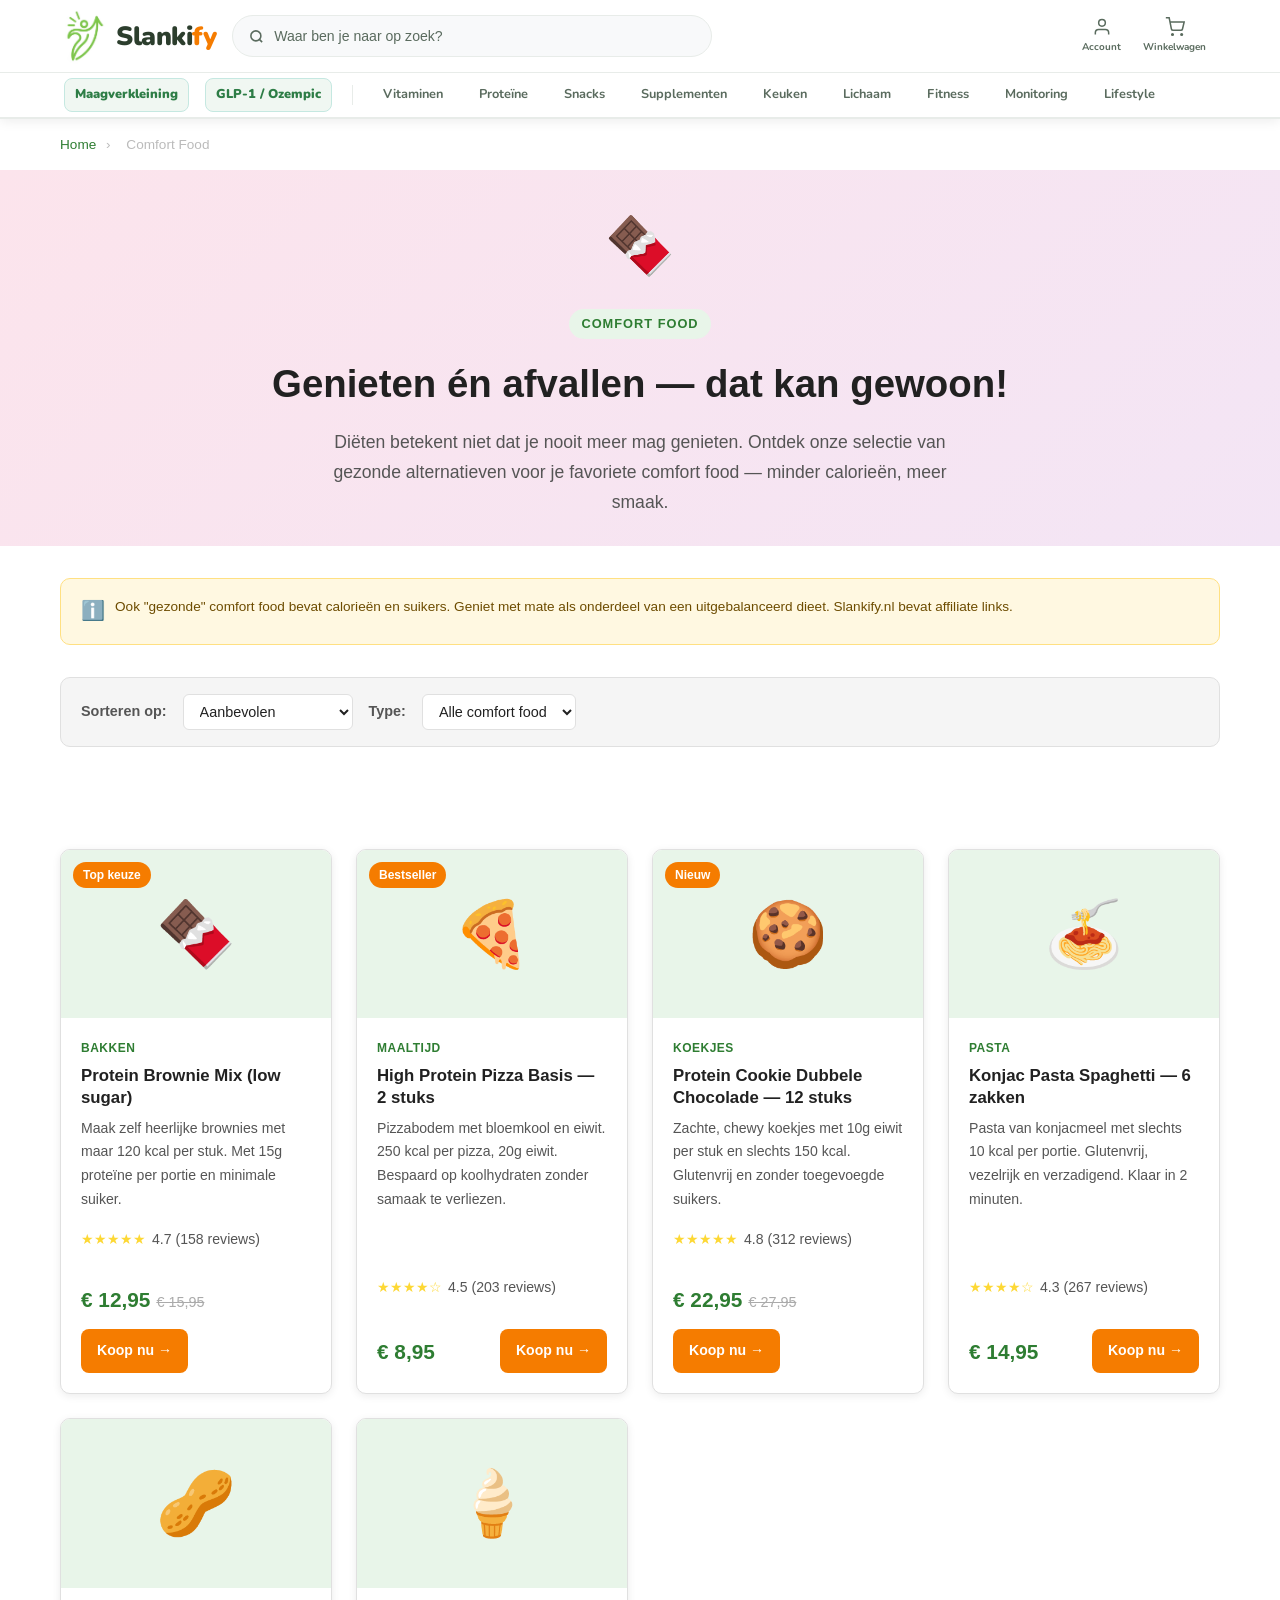
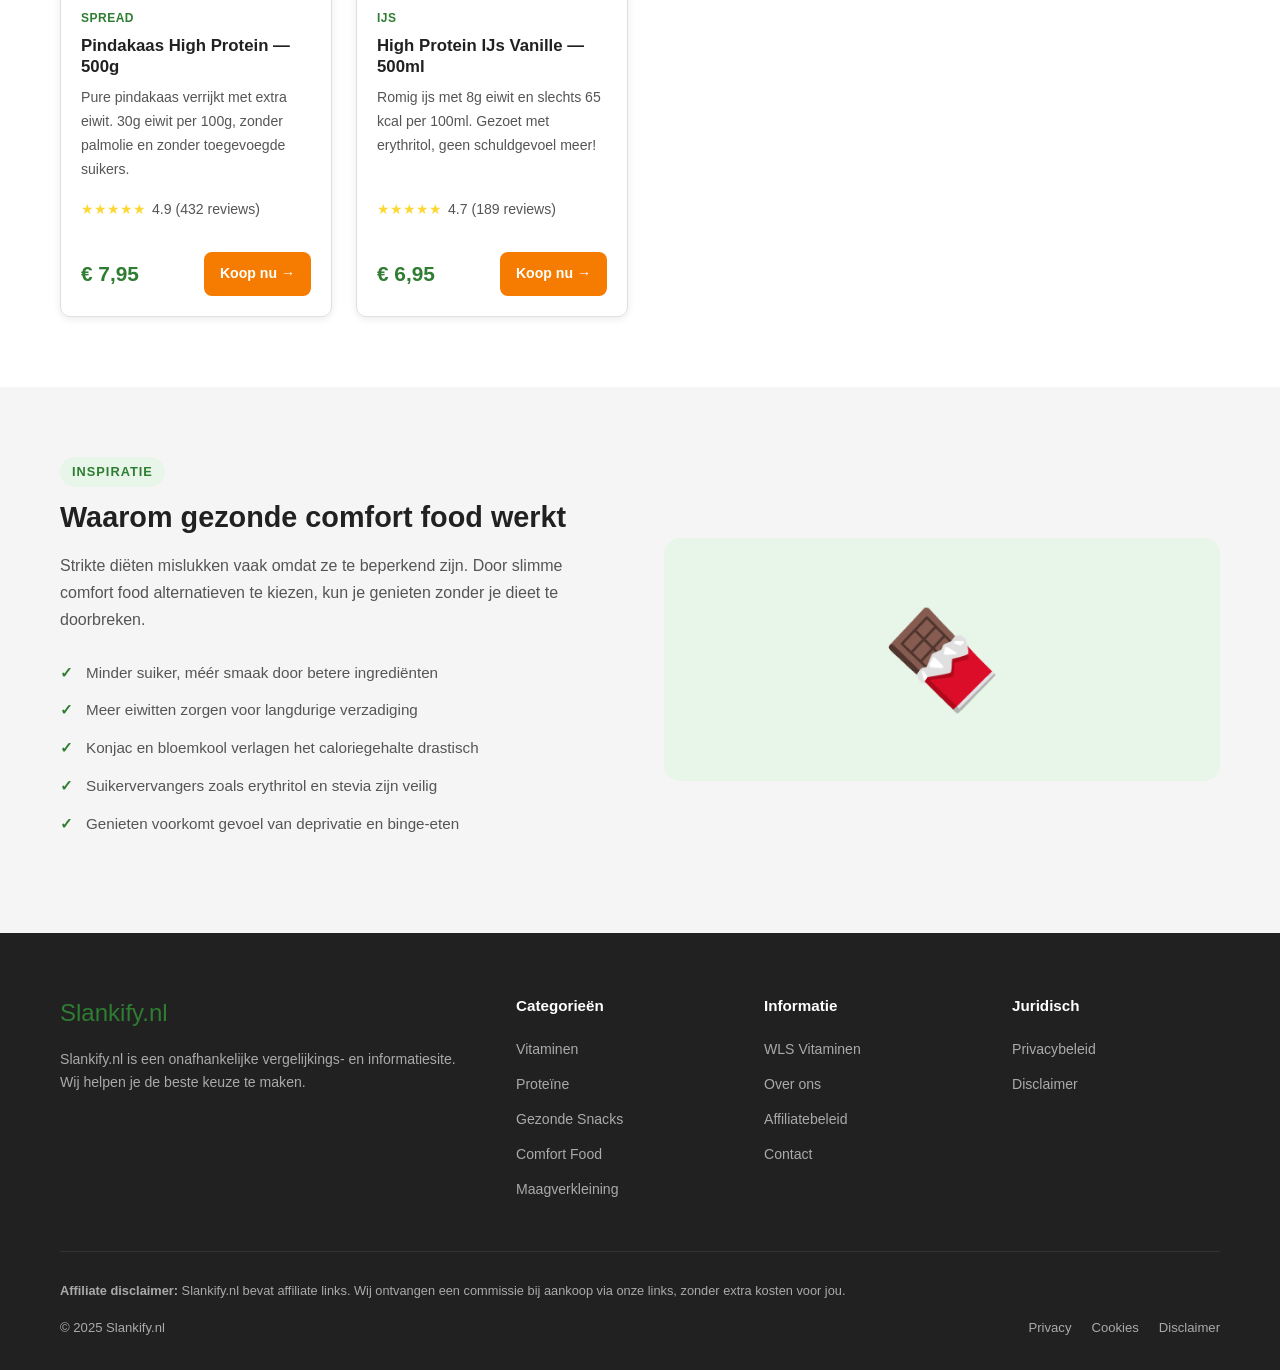
<file: categorieen/comfort.html>
<!DOCTYPE html>
<html lang="nl">
<head>
  <meta charset="UTF-8" />
  <meta name="viewport" content="width=device-width, initial-scale=1.0" />
  <title>Gezonde Comfort Food Alternatieven | Slankify.nl</title>
  <meta name="keywords" content="gezonde comfort food, suikervrije chocolade, proteïne brownies, gezonde zoetigheden, dieetvriendelijk comfort food" />
  <meta name="description" content="Geniet van je favoriete comfort food zonder schuldgevoel. Vergelijk suikervrije chocolade, proteïnebrownies en gezonde zoetigheden." />
  <link rel="canonical" href="https://slankify.nl/categorieen/comfort.html" />
  <link rel="stylesheet" href="../assets/css/style.css" />
  <link href="https://fonts.googleapis.com/css2?family=Nunito:wght@600;700;800;900&display=swap" rel="stylesheet">
  <meta property="og:title" content="Gezonde Comfort Food Alternatieven | Slankify.nl" />
  <meta property="og:description" content="Geniet van je favoriete comfort food zonder schuldgevoel. Vergelijk suikervrije chocolade, proteïnebrownies en gezonde zoetigheden." />
  <meta property="og:url" content="https://slankify.nl/categorieen/comfort.html" />
  <meta property="og:type" content="website" />
  <meta property="og:site_name" content="Slankify.nl" />
  <meta property="og:locale" content="nl_NL" />
  <script type="application/ld+json">
{
  "@context": "https://schema.org",
  "@type": "WebPage",
  "name": "Gezonde Comfort Food Alternatieven | Slankify.nl",
  "description": "Geniet van je favoriete comfort food zonder schuldgevoel. Vergelijk suikervrije chocolade, proteïnebrownies en gezonde zoetigheden.",
  "url": "https://slankify.nl/categorieen/comfort.html",
  "publisher": {
    "@type": "Organization",
    "name": "Slankify.nl",
    "url": "https://slankify.nl"
  }
}
  </script>
</head>
<body>

  <!-- ===== HEADER ===== -->
  <header class="header-sticky">

    <!-- RIJ 1: logo + zoek + iconen -->
    <div class="header-row1">
      <div class="header-inner">
        <a href="../index.html" class="logo">
          <img src="../assets/logo-icon.png" alt="" style="height:56px;width:auto;">
          <span class="logo-text">Slanki<span style="color:#f57c00;">fy</span></span>
        </a>
        <div class="header-search">
          <svg width="15" height="15" viewBox="0 0 24 24" fill="none" stroke="currentColor" stroke-width="2.5"><circle cx="11" cy="11" r="8"/><path d="m21 21-4.35-4.35"/></svg>
          <input type="text" placeholder="Waar ben je naar op zoek?">
        </div>
        <div class="header-icons">
          <a href="#" class="header-icon-btn" title="Mijn account">
            <svg width="20" height="20" viewBox="0 0 24 24" fill="none" stroke="currentColor" stroke-width="1.8"><path d="M20 21v-2a4 4 0 0 0-4-4H8a4 4 0 0 0-4 4v2"/><circle cx="12" cy="7" r="4"/></svg>
            <span>Account</span>
          </a>
          <a href="#" class="header-icon-btn" title="Winkelwagen">
            <svg width="20" height="20" viewBox="0 0 24 24" fill="none" stroke="currentColor" stroke-width="1.8"><circle cx="9" cy="21" r="1"/><circle cx="20" cy="21" r="1"/><path d="M1 1h4l2.68 13.39a2 2 0 001.99 1.61H19a2 2 0 001.99-1.61L23 6H6"/></svg>
            <span>Winkelwagen</span>
          </a>
        </div>
      </div>
    </div>

    <!-- RIJ 2: categorie nav -->
    <div class="header-row2">
      <div class="header-inner">
      <a href="maagverkleining.html" class="nav-item nav-item-featured">Maagverkleining</a>
      <a href="glp1.html" class="nav-item nav-item-featured">GLP-1 / Ozempic</a>
      <div class="nav-divider"></div>
      <a href="vitaminen.html" class="nav-item">Vitaminen</a>
      <a href="proteïne.html" class="nav-item">Proteïne</a>
      <a href="snacks.html" class="nav-item">Snacks</a>
      <a href="supplementen.html" class="nav-item">Supplementen</a>
      <a href="keuken.html" class="nav-item">Keuken</a>
      <a href="lichaam.html" class="nav-item">Lichaam</a>
      <a href="fitness.html" class="nav-item">Fitness</a>
      <a href="monitoring.html" class="nav-item">Monitoring</a>
      <a href="lifestyle.html" class="nav-item">Lifestyle</a>
      </div>
    </div>

  </header>

  <!-- ===== BREADCRUMB ===== -->
  <div class="container">
    <nav class="breadcrumb" aria-label="Breadcrumb">
      <a href="../index.html">Home</a>
      <span>›</span>
      <span>Comfort Food</span>
    </nav>
  </div>

  <!-- ===== CATEGORIE HERO ===== -->
  <section class="categorie-hero" style="background:linear-gradient(135deg,#fce4ec 0%,#f3e5f5 100%);">
    <div class="container">
      <div style="font-size:3.5rem;margin-bottom:16px;">🍫</div>
      <span class="sectie-label">Comfort Food</span>
      <h1>Genieten én afvallen — dat kan gewoon!</h1>
      <p>Diëten betekent niet dat je nooit meer mag genieten. Ontdek onze selectie van gezonde alternatieven voor je favoriete comfort food — minder calorieën, meer smaak.</p>
    </div>
  </section>

  <!-- ===== DISCLAIMER ===== -->
  <div class="container">
    <div class="disclaimer">
      <span class="disclaimer-icoon">ℹ️</span>
      <span>Ook "gezonde" comfort food bevat calorieën en suikers. Geniet met mate als onderdeel van een uitgebalanceerd dieet. Slankify.nl bevat affiliate links.</span>
    </div>
  </div>

  <!-- ===== FILTER BALK ===== -->
  <div class="container">
    <div class="filter-balk">
      <label for="sorteer">Sorteren op:</label>
      <select id="sorteer">
        <option value="aanbevolen">Aanbevolen</option>
        <option value="prijs-laag">Prijs (laag → hoog)</option>
        <option value="beoordeling">Beste beoordeling</option>
      </select>
      <label for="filter-type">Type:</label>
      <select id="filter-type">
        <option value="alle">Alle comfort food</option>
        <option value="chocolade">Chocolade</option>
        <option value="bakken">Bakmengsels</option>
        <option value="pasta">Pasta & rijst</option>
        <option value="soep">Soep</option>
      </select>
    </div>
  </div>

  <!-- ===== PRODUCTEN ===== -->
  <section class="producten">
    <div class="container">
      <div class="product-grid">

        <div class="product-kaart">
          <div class="product-afbeelding">
            🍫
            <span class="product-badge">Top keuze</span>
          </div>
          <div class="product-inhoud">
            <span class="product-categorie">Bakken</span>
            <h3>Protein Brownie Mix (low sugar)</h3>
            <p>Maak zelf heerlijke brownies met maar 120 kcal per stuk. Met 15g proteïne per portie en minimale suiker.</p>
            <div class="product-beoordeling">
              <span class="sterren">★★★★★</span>
              <span class="beoordeling-tekst">4.7 (158 reviews)</span>
            </div>
            <div class="product-prijs-rij">
              <div><span class="product-prijs">€ 12,95</span><span class="product-prijs-oud">€ 15,95</span></div>
              <a href="#" class="knop knop-primair affiliate-link"
                 data-product="protein-brownie-mix" data-categorie="comfort"
                 style="padding:10px 16px;font-size:0.88rem;">Koop nu →</a>
            </div>
          </div>
        </div>

        <div class="product-kaart">
          <div class="product-afbeelding">
            🍕
            <span class="product-badge">Bestseller</span>
          </div>
          <div class="product-inhoud">
            <span class="product-categorie">Maaltijd</span>
            <h3>High Protein Pizza Basis — 2 stuks</h3>
            <p>Pizzabodem met bloemkool en eiwit. 250 kcal per pizza, 20g eiwit. Bespaard op koolhydraten zonder samaak te verliezen.</p>
            <div class="product-beoordeling">
              <span class="sterren">★★★★☆</span>
              <span class="beoordeling-tekst">4.5 (203 reviews)</span>
            </div>
            <div class="product-prijs-rij">
              <div><span class="product-prijs">€ 8,95</span></div>
              <a href="#" class="knop knop-primair affiliate-link"
                 data-product="hp-pizza-basis-2" data-categorie="comfort"
                 style="padding:10px 16px;font-size:0.88rem;">Koop nu →</a>
            </div>
          </div>
        </div>

        <div class="product-kaart">
          <div class="product-afbeelding">
            🍪
            <span class="product-badge">Nieuw</span>
          </div>
          <div class="product-inhoud">
            <span class="product-categorie">Koekjes</span>
            <h3>Protein Cookie Dubbele Chocolade — 12 stuks</h3>
            <p>Zachte, chewy koekjes met 10g eiwit per stuk en slechts 150 kcal. Glutenvrij en zonder toegevoegde suikers.</p>
            <div class="product-beoordeling">
              <span class="sterren">★★★★★</span>
              <span class="beoordeling-tekst">4.8 (312 reviews)</span>
            </div>
            <div class="product-prijs-rij">
              <div><span class="product-prijs">€ 22,95</span><span class="product-prijs-oud">€ 27,95</span></div>
              <a href="#" class="knop knop-primair affiliate-link"
                 data-product="protein-cookie-dubbele-choco-12" data-categorie="comfort"
                 style="padding:10px 16px;font-size:0.88rem;">Koop nu →</a>
            </div>
          </div>
        </div>

        <div class="product-kaart">
          <div class="product-afbeelding">
            🍝
          </div>
          <div class="product-inhoud">
            <span class="product-categorie">Pasta</span>
            <h3>Konjac Pasta Spaghetti — 6 zakken</h3>
            <p>Pasta van konjacmeel met slechts 10 kcal per portie. Glutenvrij, vezelrijk en verzadigend. Klaar in 2 minuten.</p>
            <div class="product-beoordeling">
              <span class="sterren">★★★★☆</span>
              <span class="beoordeling-tekst">4.3 (267 reviews)</span>
            </div>
            <div class="product-prijs-rij">
              <div><span class="product-prijs">€ 14,95</span></div>
              <a href="#" class="knop knop-primair affiliate-link"
                 data-product="konjac-spaghetti-6" data-categorie="comfort"
                 style="padding:10px 16px;font-size:0.88rem;">Koop nu →</a>
            </div>
          </div>
        </div>

        <div class="product-kaart">
          <div class="product-afbeelding">
            🥜
          </div>
          <div class="product-inhoud">
            <span class="product-categorie">Spread</span>
            <h3>Pindakaas High Protein — 500g</h3>
            <p>Pure pindakaas verrijkt met extra eiwit. 30g eiwit per 100g, zonder palmolie en zonder toegevoegde suikers.</p>
            <div class="product-beoordeling">
              <span class="sterren">★★★★★</span>
              <span class="beoordeling-tekst">4.9 (432 reviews)</span>
            </div>
            <div class="product-prijs-rij">
              <div><span class="product-prijs">€ 7,95</span></div>
              <a href="#" class="knop knop-primair affiliate-link"
                 data-product="hp-pindakaas-500g" data-categorie="comfort"
                 style="padding:10px 16px;font-size:0.88rem;">Koop nu →</a>
            </div>
          </div>
        </div>

        <div class="product-kaart">
          <div class="product-afbeelding">
            🍦
          </div>
          <div class="product-inhoud">
            <span class="product-categorie">IJs</span>
            <h3>High Protein IJs Vanille — 500ml</h3>
            <p>Romig ijs met 8g eiwit en slechts 65 kcal per 100ml. Gezoet met erythritol, geen schuldgevoel meer!</p>
            <div class="product-beoordeling">
              <span class="sterren">★★★★★</span>
              <span class="beoordeling-tekst">4.7 (189 reviews)</span>
            </div>
            <div class="product-prijs-rij">
              <div><span class="product-prijs">€ 6,95</span></div>
              <a href="#" class="knop knop-primair affiliate-link"
                 data-product="hp-ijs-vanille-500ml" data-categorie="comfort"
                 style="padding:10px 16px;font-size:0.88rem;">Koop nu →</a>
            </div>
          </div>
        </div>

      </div>
    </div>
  </section>

  <!-- ===== INFO SECTIE ===== -->
  <section class="info-sectie" style="background:#f5f5f5;">
    <div class="container">
      <div class="info-grid">
        <div class="info-tekst">
          <span class="sectie-label">Inspiratie</span>
          <h2>Waarom gezonde comfort food werkt</h2>
          <p>Strikte diëten mislukken vaak omdat ze te beperkend zijn. Door slimme comfort food alternatieven te kiezen, kun je genieten zonder je dieet te doorbreken.</p>
          <ul class="info-checklist">
            <li>Minder suiker, méér smaak door betere ingrediënten</li>
            <li>Meer eiwitten zorgen voor langdurige verzadiging</li>
            <li>Konjac en bloemkool verlagen het caloriegehalte drastisch</li>
            <li>Suikervervangers zoals erythritol en stevia zijn veilig</li>
            <li>Genieten voorkomt gevoel van deprivatie en binge-eten</li>
          </ul>
        </div>
        <div class="info-visual">🍫</div>
      </div>
    </div>
  </section>

  <!-- ===== FOOTER ===== -->
  <footer>
    <div class="container">
      <div class="footer-grid">
        <div class="footer-merk">
          <a href="../index.html" class="logo">Slank<span>ify</span>.nl</a>
          <p>Slankify.nl is een onafhankelijke vergelijkings- en informatiesite. Wij helpen je de beste keuze te maken.</p>
        </div>
        <div class="footer-kolom">
          <h4>Categorieën</h4>
          <ul>
            <li><a href="vitaminen.html">Vitaminen</a></li>
            <li><a href="proteïne.html">Proteïne</a></li>
            <li><a href="snacks.html">Gezonde Snacks</a></li>
            <li><a href="comfort.html">Comfort Food</a></li>
            <li><a href="maagverkleining.html">Maagverkleining</a></li>
          </ul>
        </div>
        <div class="footer-kolom">
          <h4>Informatie</h4>
          <ul>
            <li><a href="https://www.wlsvitaminen.nl" target="_blank" rel="noopener">WLS Vitaminen</a></li>
            <li><a href="#">Over ons</a></li>
            <li><a href="#">Affiliatebeleid</a></li>
            <li><a href="#">Contact</a></li>
          </ul>
        </div>
        <div class="footer-kolom">
          <h4>Juridisch</h4>
          <ul>
            <li><a href="#">Privacybeleid</a></li>
            <li><a href="#">Disclaimer</a></li>
          </ul>
        </div>
      </div>
      <div class="footer-disclaimer">
        <strong>Affiliate disclaimer:</strong> Slankify.nl bevat affiliate links. Wij ontvangen een commissie bij aankoop via onze links, zonder extra kosten voor jou.
      </div>
      <div class="footer-onderste">
        <span>© 2025 Slankify.nl</span>
        <div class="footer-links">
          <a href="#">Privacy</a>
          <a href="#">Cookies</a>
          <a href="#">Disclaimer</a>
        </div>
      </div>
    </div>
  </footer>

  <script src="../assets/js/main.js"></script>
</body>
</html>
</file>
<file: assets/css/style.css>
/* =========================================
   Slankify.nl - Hoofdstijlblad
   ========================================= */

:root {
  --groen: #2e7d32;
  --groen-licht: #43a047;
  --groen-extra-licht: #e8f5e9;
  --oranje: #f57c00;
  --oranje-licht: #ff9800;
  --wit: #ffffff;
  --lichtgrijs: #f5f5f5;
  --tekstgrijs: #555555;
  --donker: #212121;
  --rand: #e0e0e0;
  --schaduw: 0 2px 8px rgba(0,0,0,0.08);
  --schaduw-hover: 0 6px 20px rgba(0,0,0,0.14);
  --radius: 10px;
  --font: 'Segoe UI', Tahoma, Geneva, Verdana, sans-serif;
}

* {
  margin: 0;
  padding: 0;
  box-sizing: border-box;
}

body {
  font-family: var(--font);
  color: var(--donker);
  background: var(--wit);
  line-height: 1.7;
}

a {
  color: var(--groen);
  text-decoration: none;
}

a:hover {
  color: var(--groen-licht);
}

img {
  max-width: 100%;
  height: auto;
  display: block;
}

.container {
  max-width: 1200px;
  margin: 0 auto;
  padding: 0 20px;
}

/* =========================================
   HEADER & NAVIGATIE
   ========================================= */

/* =========================================
   STICKY HEADER (twee rijen)
   ========================================= */

.header-sticky {
  position: sticky;
  top: 0;
  z-index: 100;
  background: #fff;
  box-shadow: 0 2px 12px rgba(0,0,0,0.08);
}
.header-row1 {
  border-bottom: 1px solid #e8ece9;
  padding: 0 5vw;
}
.header-row2 {
  border-bottom: 2px solid #e8ece9;
  padding: 0 5vw;
  background: #fff;
}
.header-inner {
  max-width: 1200px;
  margin: 0 auto;
  display: flex;
  align-items: center;
  gap: 16px;
}
.header-row1 .header-inner { height: 72px; }
.header-row2 .header-inner {
  height: 44px;
  overflow-x: auto;
  scrollbar-width: none;
  flex-wrap: nowrap;
}
.header-row2 .header-inner::-webkit-scrollbar { display: none; }

.logo { display: flex; align-items: center; gap: 10px; text-decoration: none; flex-shrink: 0; }
.logo img { height: 56px; width: auto; }
.logo-text {
  font-family: 'Nunito', sans-serif;
  font-size: 1.65rem;
  font-weight: 900;
  color: #2c3e2d;
  letter-spacing: -0.5px;
  white-space: nowrap;
}

.header-search {
  flex: 1;
  max-width: 480px;
  display: flex;
  align-items: center;
  gap: 10px;
  background: #f8f9fa;
  border: 1.5px solid #e8ece9;
  border-radius: 100px;
  padding: 0 16px;
  height: 42px;
  color: #5a6b5e;
}
.header-search input {
  border: none;
  background: transparent;
  font-size: 0.88rem;
  color: #1a2b1e;
  outline: none;
  flex: 1;
  font-family: inherit;
}
.header-search input::placeholder { color: #5a6b5e; }

.header-icons { display: flex; align-items: center; gap: 2px; margin-left: auto; }
.header-icon-btn {
  display: flex;
  flex-direction: column;
  align-items: center;
  gap: 2px;
  padding: 6px 10px;
  border-radius: 10px;
  text-decoration: none;
  color: #5a6b5e;
  transition: all .15s;
}
.header-icon-btn:hover { background: #f0f7f2; color: #2d7d46; }
.header-icon-btn span { font-size: 0.62rem; font-weight: 700; font-family: 'Nunito', sans-serif; }

.nav-item {
  font-size: 0.8rem;
  font-weight: 700;
  color: #5a6b5e;
  padding: 5px 10px;
  border-radius: 8px;
  text-decoration: none;
  white-space: nowrap;
  transition: all .15s;
  font-family: 'Nunito', sans-serif;
  flex-shrink: 0;
}
.nav-item:hover { background: #f0f7f2; color: #2d7d46; }
.nav-item.actief { background: #f0f7f2; color: #2d7d46; }
.nav-item-featured {
  color: #2d7d46;
  font-weight: 900;
  background: #f0f7f2;
  border: 1.5px solid #c5e8e1;
}
.nav-item-featured:hover { background: #2d7d46; color: #fff; border-color: #2d7d46; }
.nav-item-featured.actief { background: #2d7d46; color: #fff; border-color: #2d7d46; }
.nav-divider { width: 1px; height: 20px; background: #e8ece9; margin: 0 4px; flex-shrink: 0; }

/* =========================================
   TRUST BAR
   ========================================= */

.trust-bar { background: #fff; border-bottom: 1px solid #e8ece9; padding: 12px 5vw; }
.trust-items { display: flex; gap: 28px; justify-content: center; flex-wrap: wrap; font-size: 0.82rem; color: #5a6b5e; }
.trust-items strong { color: #1a2b1e; }

/* Hamburger verborgen */
.hamburger { display: none; }

/* =========================================
   HERO SECTIE
   ========================================= */

.hero {
  background: linear-gradient(135deg, var(--groen) 0%, var(--groen-licht) 100%);
  color: var(--wit);
  padding: 80px 20px;
  text-align: center;
}

.hero h1 {
  font-size: 2.8rem;
  font-weight: 800;
  margin-bottom: 16px;
  line-height: 1.2;
}

.hero h1 span {
  color: var(--oranje-licht);
}

.hero p {
  font-size: 1.2rem;
  max-width: 600px;
  margin: 0 auto 32px;
  opacity: 0.9;
}

.hero-knoppen {
  display: flex;
  gap: 16px;
  justify-content: center;
  flex-wrap: wrap;
}

/* =========================================
   KNOPPEN
   ========================================= */

.knop {
  display: inline-block;
  padding: 14px 28px;
  border-radius: 8px;
  font-weight: 700;
  font-size: 1rem;
  transition: all 0.2s;
  cursor: pointer;
  border: none;
}

.knop-primair {
  background: var(--oranje);
  color: var(--wit);
}

.knop-primair:hover {
  background: var(--oranje-licht);
  color: var(--wit);
  transform: translateY(-2px);
  box-shadow: 0 4px 14px rgba(245,124,0,0.4);
}

.knop-secondair {
  background: transparent;
  color: var(--wit);
  border: 2px solid rgba(255,255,255,0.7);
}

.knop-secondair:hover {
  background: rgba(255,255,255,0.15);
  color: var(--wit);
}

.knop-groen {
  background: var(--groen);
  color: var(--wit);
}

.knop-groen:hover {
  background: var(--groen-licht);
  color: var(--wit);
  transform: translateY(-2px);
}

/* =========================================
   SECTIE HEADERS
   ========================================= */

.sectie-header {
  text-align: center;
  margin-bottom: 48px;
}

.sectie-header h2 {
  font-size: 2rem;
  font-weight: 800;
  color: var(--donker);
  margin-bottom: 10px;
}

.sectie-header p {
  color: var(--tekstgrijs);
  font-size: 1.05rem;
  max-width: 600px;
  margin: 0 auto;
}

.sectie-label {
  display: inline-block;
  background: var(--groen-extra-licht);
  color: var(--groen);
  font-size: 0.8rem;
  font-weight: 700;
  letter-spacing: 1px;
  text-transform: uppercase;
  padding: 4px 12px;
  border-radius: 20px;
  margin-bottom: 12px;
}

/* =========================================
   CATEGORIE KAARTEN (homepage)
   ========================================= */

.categorieen {
  padding: 70px 0;
  background: var(--lichtgrijs);
}

.categorie-grid {
  display: grid;
  grid-template-columns: repeat(auto-fit, minmax(200px, 1fr));
  gap: 20px;
}

.categorie-kaart {
  background: var(--wit);
  border-radius: var(--radius);
  padding: 20px 20px 20px;
  min-height: 280px;
  overflow: hidden;
  text-align: center;
  box-shadow: var(--schaduw);
  transition: all 0.25s;
  border: 2px solid transparent;
}

.categorie-kaart:hover {
  box-shadow: var(--schaduw-hover);
  border-color: var(--groen-licht);
  transform: translateY(-4px);
}

.categorie-icoon {
  font-size: 2.8rem;
  margin-bottom: 12px;
}

.categorie-kaart h3 {
  font-size: 1.1rem;
  font-weight: 700;
  margin-bottom: 6px;
  color: var(--donker);
}

.categorie-kaart p {
  font-size: 0.88rem;
  color: var(--tekstgrijs);
  margin-bottom: 16px;
}

.categorie-link {
  font-size: 0.9rem;
  font-weight: 600;
  color: var(--groen);
  display: inline-flex;
  align-items: center;
  gap: 4px;
}

/* =========================================
   PRODUCT KAARTEN
   ========================================= */

.producten {
  padding: 70px 0;
}

.product-grid {
  display: grid;
  grid-template-columns: repeat(auto-fill, minmax(260px, 1fr));
  gap: 24px;
}

.product-kaart {
  background: var(--wit);
  border-radius: var(--radius);
  box-shadow: var(--schaduw);
  overflow: hidden;
  transition: all 0.25s;
  border: 1px solid var(--rand);
  display: flex;
  flex-direction: column;
}

.product-kaart:hover {
  box-shadow: var(--schaduw-hover);
  transform: translateY(-4px);
}

.product-badge {
  position: absolute;
  top: 12px;
  left: 12px;
  background: var(--oranje);
  color: var(--wit);
  font-size: 0.75rem;
  font-weight: 700;
  padding: 3px 10px;
  border-radius: 20px;
}

.product-afbeelding {
  position: relative;
  background: var(--groen-extra-licht);
  padding: 30px;
  text-align: center;
  font-size: 4rem;
  min-height: 160px;
  display: flex;
  align-items: center;
  justify-content: center;
}

.product-inhoud {
  padding: 20px;
  flex: 1;
  display: flex;
  flex-direction: column;
}

.product-categorie {
  font-size: 0.75rem;
  font-weight: 600;
  color: var(--groen);
  text-transform: uppercase;
  letter-spacing: 0.5px;
  margin-bottom: 6px;
}

.product-inhoud h3 {
  font-size: 1.05rem;
  font-weight: 700;
  margin-bottom: 8px;
  color: var(--donker);
  line-height: 1.3;
}

.product-inhoud p {
  font-size: 0.88rem;
  color: var(--tekstgrijs);
  margin-bottom: 16px;
  flex: 1;
}

.product-beoordeling {
  display: flex;
  align-items: center;
  gap: 6px;
  margin-bottom: 14px;
  font-size: 0.88rem;
}

.sterren {
  color: #fdd835;
}

.beoordeling-tekst {
  color: var(--tekstgrijs);
}

.product-prijs-rij {
  display: flex;
  align-items: center;
  justify-content: space-between;
  gap: 12px;
  margin-top: 16px;
  flex-wrap: wrap;
}

.product-prijs {
  font-size: 1.3rem;
  font-weight: 800;
  color: var(--groen);
}

.product-prijs-oud {
  font-size: 0.9rem;
  color: #aaa;
  text-decoration: line-through;
  margin-left: 6px;
}

/* =========================================
   VOORDELEN / USP SECTIE
   ========================================= */

.voordelen {
  padding: 70px 0;
  background: var(--groen-extra-licht);
}

.voordelen-grid {
  display: grid;
  grid-template-columns: repeat(auto-fit, minmax(220px, 1fr));
  gap: 28px;
}

.voordeel-item {
  text-align: center;
}

.voordeel-icoon {
  font-size: 2.4rem;
  margin-bottom: 12px;
}

.voordeel-item h3 {
  font-size: 1rem;
  font-weight: 700;
  margin-bottom: 6px;
}

.voordeel-item p {
  font-size: 0.88rem;
  color: var(--tekstgrijs);
}

/* =========================================
   REVIEWS / TESTIMONIALS
   ========================================= */

.reviews {
  padding: 70px 0;
  background: var(--lichtgrijs);
}

.review-grid {
  display: grid;
  grid-template-columns: repeat(auto-fit, minmax(280px, 1fr));
  gap: 24px;
}

.review-kaart {
  background: var(--wit);
  border-radius: var(--radius);
  padding: 24px;
  box-shadow: var(--schaduw);
  border-left: 4px solid var(--groen);
}

.review-tekst {
  font-style: italic;
  color: var(--tekstgrijs);
  margin-bottom: 16px;
  font-size: 0.95rem;
  line-height: 1.7;
}

.review-auteur {
  display: flex;
  align-items: center;
  gap: 12px;
}

.review-avatar {
  width: 44px;
  height: 44px;
  border-radius: 50%;
  background: var(--groen-extra-licht);
  display: flex;
  align-items: center;
  justify-content: center;
  font-size: 1.2rem;
  flex-shrink: 0;
}

.review-naam {
  font-weight: 700;
  font-size: 0.95rem;
}

.review-locatie {
  font-size: 0.8rem;
  color: var(--tekstgrijs);
}

/* =========================================
   CATEGORIE HERO (sub-pagina's)
   ========================================= */

.categorie-hero {
  padding: 28px 20px;
  text-align: center;
}

.categorie-hero h1 {
  font-size: 2.4rem;
  font-weight: 800;
  margin-bottom: 12px;
  color: var(--donker);
}

.categorie-hero p {
  font-size: 1.1rem;
  color: var(--tekstgrijs);
  max-width: 650px;
  margin: 0 auto;
}

/* =========================================
   FILTER / SORT BAR
   ========================================= */

.filter-balk {
  background: var(--lichtgrijs);
  border: 1px solid var(--rand);
  border-radius: var(--radius);
  padding: 16px 20px;
  display: flex;
  align-items: center;
  gap: 16px;
  flex-wrap: wrap;
  margin-bottom: 32px;
}

.filter-balk label {
  font-weight: 600;
  font-size: 0.9rem;
  color: var(--tekstgrijs);
}

.filter-balk select,
.filter-balk input {
  padding: 8px 12px;
  border: 1px solid var(--rand);
  border-radius: 6px;
  font-size: 0.9rem;
  background: var(--wit);
  color: var(--donker);
}

/* =========================================
   DISCLAIMER BOX
   ========================================= */

.disclaimer {
  background: #fff8e1;
  border: 1px solid #ffe082;
  border-radius: var(--radius);
  padding: 16px 20px;
  font-size: 0.85rem;
  color: #6d4c00;
  margin: 32px 0;
  display: flex;
  gap: 10px;
  align-items: flex-start;
}

.disclaimer-icoon {
  font-size: 1.2rem;
  flex-shrink: 0;
}

/* =========================================
   INFO / GIDS SECTIE
   ========================================= */

.info-sectie {
  padding: 70px 0;
}

.info-grid {
  display: grid;
  grid-template-columns: 1fr 1fr;
  gap: 48px;
  align-items: center;
}

.info-tekst h2 {
  font-size: 1.8rem;
  font-weight: 800;
  margin-bottom: 16px;
  line-height: 1.3;
}

.info-tekst p {
  color: var(--tekstgrijs);
  margin-bottom: 16px;
}

.info-checklist {
  list-style: none;
  margin: 20px 0;
}

.info-checklist li {
  padding: 6px 0;
  padding-left: 26px;
  position: relative;
  font-size: 0.95rem;
  color: var(--tekstgrijs);
}

.info-checklist li::before {
  content: "✓";
  position: absolute;
  left: 0;
  color: var(--groen);
  font-weight: 700;
}

.info-visual {
  background: var(--groen-extra-licht);
  border-radius: 16px;
  padding: 40px;
  text-align: center;
  font-size: 6rem;
}

/* =========================================
   NIEUWSBRIEF
   ========================================= */

.nieuwsbrief {
  background: linear-gradient(135deg, var(--groen) 0%, var(--groen-licht) 100%);
  color: var(--wit);
  padding: 70px 0;
  text-align: center;
}

.nieuwsbrief h2 {
  font-size: 2rem;
  font-weight: 800;
  margin-bottom: 12px;
}

.nieuwsbrief p {
  opacity: 0.9;
  margin-bottom: 28px;
  font-size: 1.05rem;
}

.nieuwsbrief-form {
  display: flex;
  gap: 12px;
  justify-content: center;
  flex-wrap: wrap;
  max-width: 500px;
  margin: 0 auto;
}

.nieuwsbrief-form input {
  flex: 1;
  min-width: 220px;
  padding: 14px 18px;
  border: none;
  border-radius: 8px;
  font-size: 1rem;
  outline: none;
}

/* =========================================
   FOOTER
   ========================================= */

footer {
  background: var(--donker);
  color: #aaa;
  padding: 60px 0 30px;
}

.footer-grid {
  display: grid;
  grid-template-columns: 2fr 1fr 1fr 1fr;
  gap: 40px;
  margin-bottom: 40px;
}

.footer-merk .logo {
  font-size: 1.5rem;
  margin-bottom: 14px;
  display: block;
}

.footer-merk p {
  font-size: 0.88rem;
  line-height: 1.7;
}

.footer-kolom h4 {
  color: var(--wit);
  font-size: 0.95rem;
  font-weight: 700;
  margin-bottom: 16px;
}

.footer-kolom ul {
  list-style: none;
}

.footer-kolom ul li {
  margin-bottom: 8px;
}

.footer-kolom ul li a {
  color: #aaa;
  font-size: 0.88rem;
  transition: color 0.2s;
}

.footer-kolom ul li a:hover {
  color: var(--wit);
}

.footer-disclaimer {
  border-top: 1px solid #333;
  padding-top: 28px;
  font-size: 0.8rem;
  line-height: 1.7;
  margin-bottom: 16px;
}

.footer-onderste {
  display: flex;
  justify-content: space-between;
  align-items: center;
  font-size: 0.82rem;
  flex-wrap: wrap;
  gap: 10px;
}

.footer-links {
  display: flex;
  gap: 20px;
}

.footer-links a {
  color: #aaa;
  font-size: 0.82rem;
}

.footer-links a:hover {
  color: var(--wit);
}

/* =========================================
   BREADCRUMB
   ========================================= */

.breadcrumb {
  padding: 14px 0;
  font-size: 0.85rem;
  color: var(--tekstgrijs);
}

.breadcrumb a {
  color: var(--groen);
}

.breadcrumb span {
  margin: 0 6px;
  color: #bbb;
}

/* =========================================
   RESPONSIVE
   ========================================= */

@media (max-width: 900px) {
  .footer-grid {
    grid-template-columns: 1fr 1fr;
  }

  .info-grid {
    grid-template-columns: 1fr;
  }

  .info-visual {
    display: none;
  }
}

@media (max-width: 680px) {
  .hero h1 {
    font-size: 2rem;
  }

  .header-search { max-width: 100%; }
  .header-icon-btn span { display: none; }

  .footer-grid {
    grid-template-columns: 1fr;
  }

  .filter-balk {
    flex-direction: column;
    align-items: flex-start;
  }
}

/* Hele productkaart klikbaar */
.product-kaart {
  position: relative;
  cursor: pointer;
}
.product-kaart .kaart-link {
  position: absolute;
  inset: 0;
  z-index: 1;
  border-radius: inherit;
}
.product-kaart .knop,
.product-kaart a[style*="background"] {
  position: relative;
  z-index: 2;
}
</file>
